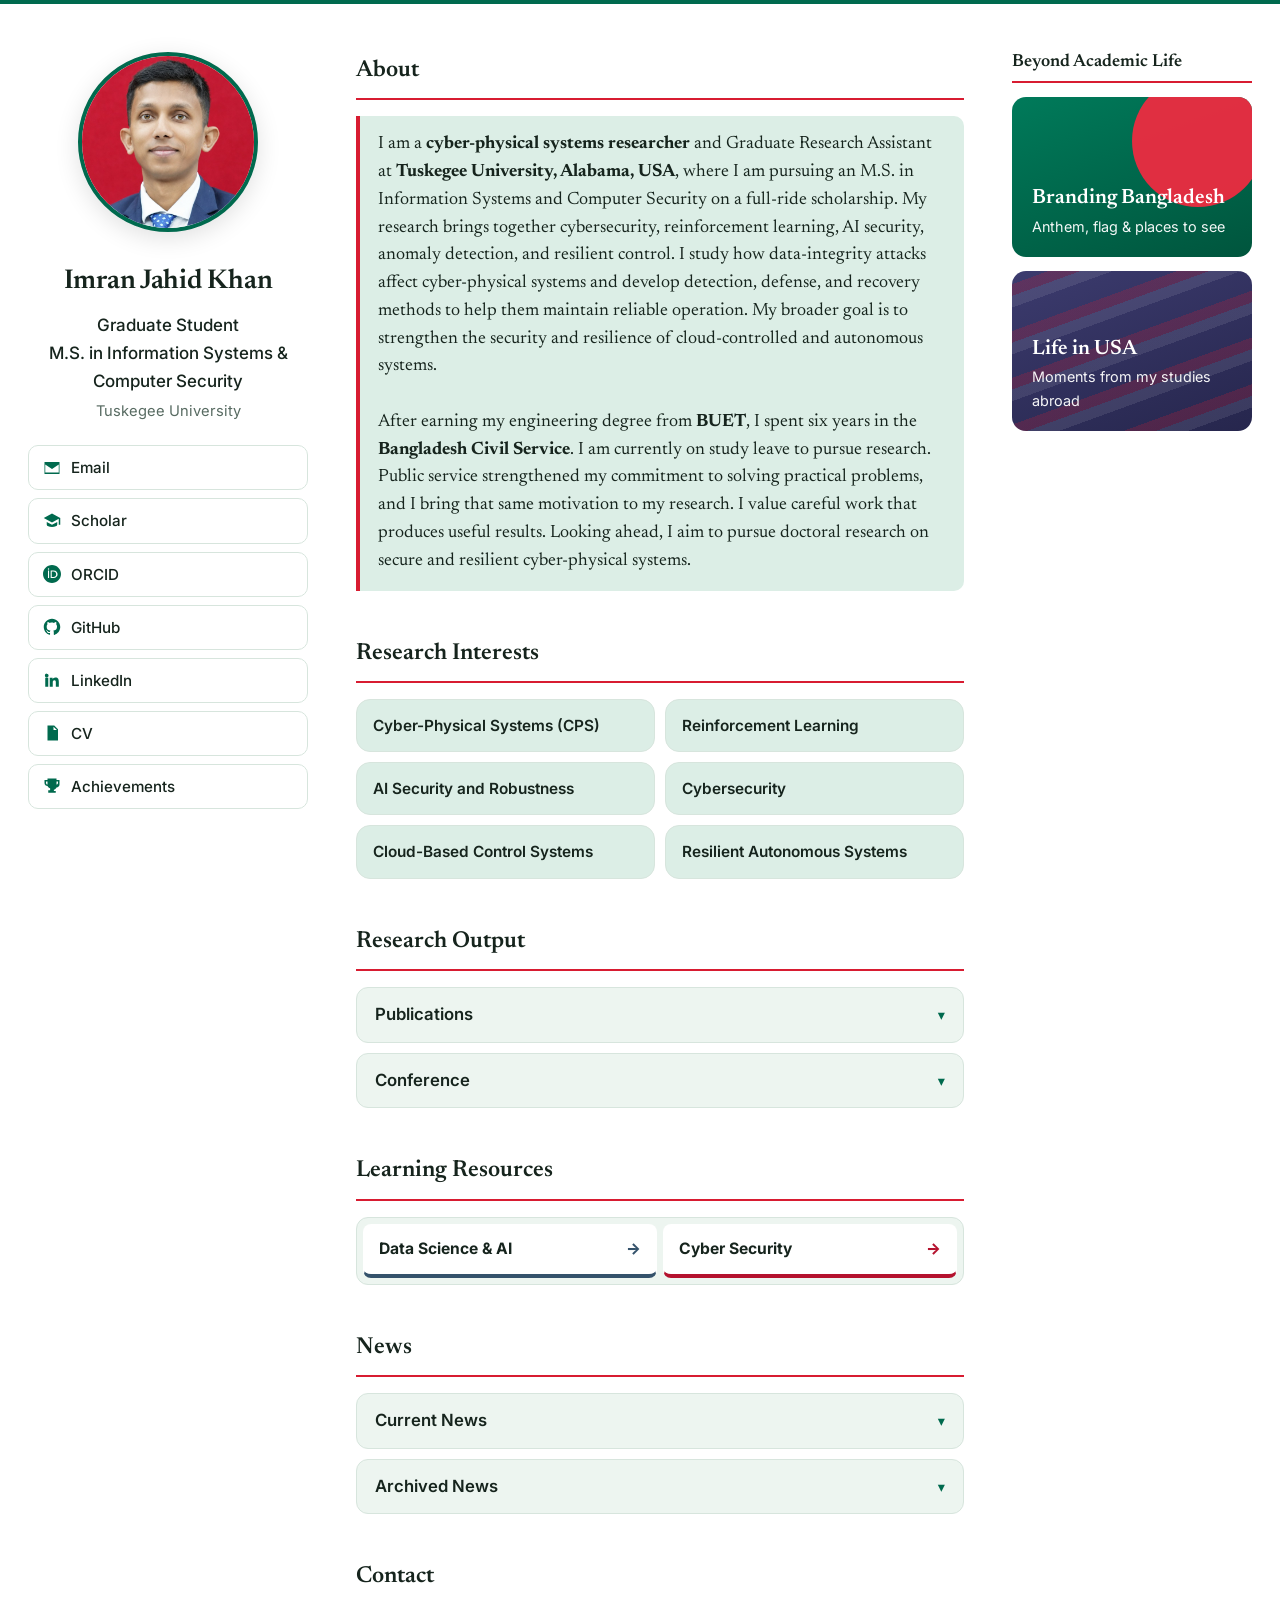
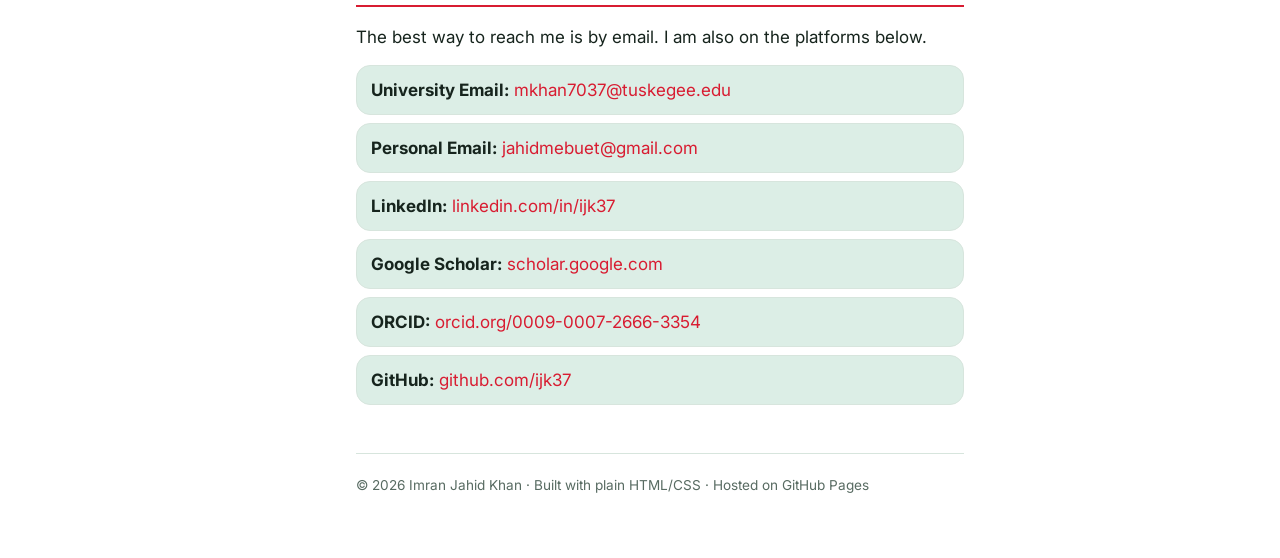
<file: index.html>
<!DOCTYPE html>
<html lang="en">

<head>
  <meta charset="UTF-8" />
  <meta name="viewport" content="width=device-width, initial-scale=1.0" />
  <title>Imran Jahid Khan (IJK) | Cyber-Physical Systems Researcher</title>
  <meta name="description"
    content="Official website of Imran Jahid Khan (IJK), a cyber-physical systems researcher at Tuskegee University studying secure, resilient, and learning-enabled control systems." />
  <meta name="author" content="Imran Jahid Khan" />
  <meta name="robots" content="index, follow, max-image-preview:large" />
  <link rel="canonical" href="https://ijk37.com/" />

  <!-- Open Graph / social preview -->
  <meta property="og:title" content="Imran Jahid Khan (IJK) | Cyber-Physical Systems Researcher" />
  <meta property="og:description"
    content="Cyber-physical systems researcher at Tuskegee University working on secure, resilient, and learning-enabled control systems." />
  <meta property="og:type" content="website" />
  <meta property="og:url" content="https://ijk37.com/" />
  <meta property="og:site_name" content="Imran Jahid Khan" />
  <meta property="og:locale" content="en_US" />
  <meta property="og:image" content="https://ijk37.com/assets/profile.jpg" />
  <meta property="og:image:alt" content="Portrait of Imran Jahid Khan" />
  <meta name="twitter:card" content="summary" />
  <meta name="twitter:title" content="Imran Jahid Khan (IJK)" />
  <meta name="twitter:description" content="Cyber-physical systems researcher at Tuskegee University." />
  <meta name="twitter:image" content="https://ijk37.com/assets/profile.jpg" />

  <script type="application/ld+json">
    {
      "@context": "https://schema.org",
      "@graph": [
        {
          "@type": "WebSite",
          "@id": "https://ijk37.com/#website",
          "url": "https://ijk37.com/",
          "name": "Imran Jahid Khan",
          "alternateName": ["IJK", "ijk37"],
          "inLanguage": "en-US",
          "publisher": { "@id": "https://ijk37.com/#person" }
        },
        {
          "@type": "ProfilePage",
          "@id": "https://ijk37.com/#profile-page",
          "url": "https://ijk37.com/",
          "name": "Imran Jahid Khan (IJK) | Cyber-Physical Systems Researcher",
          "dateModified": "2026-09-27",
          "inLanguage": "en-US",
          "isPartOf": { "@id": "https://ijk37.com/#website" },
          "mainEntity": { "@id": "https://ijk37.com/#person" }
        },
        {
          "@type": "Person",
          "@id": "https://ijk37.com/#person",
          "name": "Imran Jahid Khan",
          "givenName": "Imran",
          "additionalName": "Jahid",
          "familyName": "Khan",
          "alternateName": ["Md Imran Jahid Khan", "IJK", "ijk37"],
          "url": "https://ijk37.com/",
          "mainEntityOfPage": { "@id": "https://ijk37.com/#profile-page" },
          "image": "https://ijk37.com/assets/profile.jpg",
          "jobTitle": "Cyber-Physical Systems Researcher",
          "affiliation": {
            "@type": "CollegeOrUniversity",
            "name": "Tuskegee University",
            "url": "https://www.tuskegee.edu/"
          },
          "alumniOf": {
            "@type": "CollegeOrUniversity",
            "name": "Bangladesh University of Engineering and Technology",
            "alternateName": "BUET"
          },
          "knowsAbout": [
            "Cybersecurity",
            "Artificial Intelligence",
            "Cyber-Physical Systems",
            "Reinforcement Learning",
            "AI Security",
            "Resilient Autonomous Systems"
          ],
          "sameAs": [
            "https://www.tuskegee.edu/academics/colleges-schools/cbis/GraduateStudentsMS.html",
            "https://scholar.google.com/citations?user=5VQULPEAAAAJ&hl=en",
            "https://orcid.org/0009-0007-2666-3354",
            "https://github.com/ijk37",
            "https://www.linkedin.com/in/ijk37/"
          ]
        }
      ]
    }
  </script>

  <link rel="icon" href="assets/favicon.svg?v=20260703b" type="image/svg+xml" />
  <link rel="preconnect" href="https://fonts.googleapis.com" />
  <link rel="preconnect" href="https://fonts.gstatic.com" crossorigin />
  <link
    href="https://fonts.googleapis.com/css2?family=Inter:wght@400;500;600;700&family=Newsreader:opsz,wght@6..72,400;6..72,500;6..72,600&display=swap"
    rel="stylesheet" />
  <link rel="stylesheet" href="assets/style.css" />
</head>

<body>
  <a class="skip-link" href="#main">Skip to content</a>

  <div class="layout">
    <!-- ===================== SIDEBAR ===================== -->
    <aside class="sidebar">
      <img class="avatar" src="assets/profile.jpg" alt="Photo of Imran Jahid Khan" width="300" height="300"
        decoding="async" />
      <h1 class="name">Imran Jahid Khan</h1>
      <p class="tagline">Graduate Student<br />M.S. in Information Systems &amp; Computer Security</p>
      <p class="affiliation">Tuskegee University</p>

      <nav class="links" aria-label="Profile links">
        <a href="mailto:mkhan7037@tuskegee.edu" title="Email">
          <svg viewBox="0 0 24 24" aria-hidden="true">
            <path d="M2 4h20v16H2V4zm10 7L3.5 5.5h17L12 11zm0 2.2L3 7.3V18h18V7.3l-9 5.9z" />
          </svg>
          Email
        </a>
        <a href="https://scholar.google.com/citations?user=5VQULPEAAAAJ&hl=en" title="Google Scholar"
          target="_blank" rel="noopener">
          <svg viewBox="0 0 24 24" aria-hidden="true">
            <path d="M12 2L1 8l11 6 9-4.9V17h2V8L12 2zM5 13.2V17c0 1.7 3.1 3 7 3s7-1.3 7-3v-3.8l-7 3.8-7-3.8z" />
          </svg>
          Scholar
        </a>
        <a href="https://orcid.org/0009-0007-2666-3354" title="ORCID" target="_blank" rel="noopener">
          <svg viewBox="0 0 24 24" aria-hidden="true">
            <path
              d="M12 0C5.372 0 0 5.372 0 12s5.372 12 12 12 12-5.372 12-12S18.628 0 12 0zM7.369 4.378c.525 0 .947.431.947.947 0 .525-.422.947-.947.947-.525 0-.946-.422-.946-.947 0-.516.421-.947.946-.947zm-.722 3.038h1.444v10.041H6.647V7.416zm3.562 0h3.9c3.712 0 5.344 2.653 5.344 5.025 0 2.578-2.016 5.025-5.325 5.025h-3.919V7.416zm1.444 1.303v7.444h2.297c2.359 0 3.588-1.444 3.588-3.722 0-2.016-1.284-3.722-3.588-3.722h-2.297z" />
          </svg>
          ORCID
        </a>
        <a href="https://github.com/ijk37" title="GitHub">
          <svg viewBox="0 0 24 24" aria-hidden="true">
            <path
              d="M12 1C5.9 1 1 5.9 1 12c0 4.9 3.2 9 7.6 10.4.6.1.8-.2.8-.5v-2c-3.1.7-3.8-1.3-3.8-1.3-.5-1.3-1.3-1.6-1.3-1.6-1-.7.1-.7.1-.7 1.1.1 1.7 1.1 1.7 1.1 1 1.7 2.6 1.2 3.2.9.1-.7.4-1.2.7-1.5-2.5-.3-5.1-1.2-5.1-5.5 0-1.2.4-2.2 1.1-3-.1-.3-.5-1.4.1-2.9 0 0 .9-.3 3 1.1.9-.2 1.8-.4 2.7-.4.9 0 1.8.1 2.7.4 2.1-1.4 3-1.1 3-1.1.6 1.5.2 2.6.1 2.9.7.8 1.1 1.8 1.1 3 0 4.3-2.6 5.2-5.1 5.5.4.3.8 1 .8 2.1v3.1c0 .3.2.6.8.5C19.8 21 23 16.9 23 12 23 5.9 18.1 1 12 1z" />
          </svg>
          GitHub
        </a>
        <a href="https://www.linkedin.com/in/ijk37/" title="LinkedIn" target="_blank" rel="noopener">
          <svg viewBox="0 0 24 24" aria-hidden="true">
            <path
              d="M4.98 3.5a2.5 2.5 0 11-.02 5 2.5 2.5 0 01.02-5zM3 9h4v12H3V9zm6 0h3.8v1.7h.1c.5-.9 1.8-1.9 3.6-1.9 3.9 0 4.6 2.5 4.6 5.8V21h-4v-5.6c0-1.3 0-3-1.9-3s-2.2 1.4-2.2 2.9V21H9V9z" />
          </svg>
          LinkedIn
        </a>
        <a href="assets/IJK_CV_site.pdf" title="Curriculum Vitae" target="_blank" rel="noopener">
          <svg viewBox="0 0 24 24" aria-hidden="true">
            <path d="M6 2h9l5 5v15H6V2zm8 1.5V8h4.5L14 3.5zM8 12h8v1.5H8V12zm0 3h8v1.5H8V15zm0 3h5v1.5H8V18z" />
          </svg>
          CV
        </a>
        <a href="achievements.html" title="Achievements" target="_blank" rel="noopener">
          <svg viewBox="0 0 24 24" aria-hidden="true">
            <path d="M18 2H6v2H2v4c0 2.2 1.8 4 4 4 .7 1.5 2 2.6 3.5 3v2.5H7V21h10v-2.5h-2.5V17c1.5-.4 2.8-1.5 3.5-3 2.2 0 4-1.8 4-4V4h-4V2zM6 10c-1.1 0-2-.9-2-2V6h2v4zm14-2c0 1.1-.9 2-2 2V6h2v2z" />
          </svg>
          Achievements
        </a>
      </nav>
    </aside>

    <!-- ===================== MAIN ===================== -->
    <main id="main" class="content">
      <section id="about">
        <h2>About</h2>
        <div class="research-summary">
        <p>
          I am a <strong>cyber-physical systems researcher</strong> and Graduate Research Assistant at
          <strong>Tuskegee University, Alabama, USA</strong>, where I am pursuing an M.S. in Information Systems and
          Computer Security on a full-ride scholarship. My research brings together cybersecurity, reinforcement
          learning, AI security, anomaly detection, and resilient control. I study how data-integrity attacks affect
          cyber-physical systems and develop detection, defense, and recovery methods to help them maintain reliable
          operation. My broader goal is to strengthen the security and resilience of cloud-controlled and autonomous
          systems.
        </p>
        <p>
          After earning my engineering degree from <strong>BUET</strong>, I spent six years in the
          <strong>Bangladesh Civil Service</strong>. I am currently on study leave to pursue research. Public service
          strengthened my commitment to solving practical problems, and I bring that same motivation to my research.
          I value careful work that produces useful results. Looking ahead, I aim to pursue doctoral research on
          secure and resilient cyber-physical systems.
        </p>
        </div>
      </section>

      <section id="research">
        <h2>Research Interests</h2>
        <ul class="interests">
          <li><span>Cyber-Physical Systems (CPS)</span></li>
          <li><span>Reinforcement Learning</span></li>
          <li><span>AI Security and Robustness</span></li>
          <li><span>Cybersecurity</span></li>
          <li><span>Cloud-Based Control Systems</span></li>
          <li><span>Resilient Autonomous Systems</span></li>
        </ul>
      </section>

      <section id="publications">
        <h2>Research Output</h2>
        <details class="accordion">
          <summary>Publications</summary>
          <div class="accordion-body">
          <h3 class="pub-group">Peer-Reviewed &amp; Published</h3>
        <ol class="pubs">
          <li>
            <span class="pub-title">Detection of Integrity Attacks in Cloud-Based Cyber-Physical Systems (CBCPS)
              Using Long Short-Term Memory (LSTM) Models</span>
            <span class="pub-authors">Mohammad Arafatur Rahman, <strong>Imran Jahid Khan</strong>, Fan Wu</span>
            <span class="pub-venue">Proceedings of the 2026 9th International Conference on Information and Computer
              Technologies (ICICT), pp. 533&ndash;538, 2026 · <a href="https://doi.org/10.1145/3803291.3803303"
                target="_blank" rel="noopener">doi:10.1145/3803291.3803303</a> · <span
                class="pub-status accepted">Published</span></span>
          </li>
          <li>
            <span class="pub-title">Resilience Analysis of Cloud-Controlled Cyber-Physical Systems Using a
              Reinforcement Learning CartPole Testbed</span>
            <span class="pub-authors"><strong>Imran Jahid Khan</strong>, Maliha Hossain, Mohammad Arafatur Rahman, Fan
              Wu</span>
            <span class="pub-venue">Proceedings of the 2026 IEEE World AI IoT Congress (AIIoT), pp. 773&ndash;779,
              2026 · <a href="https://doi.org/10.1109/AIIoT68874.2026.11569586" target="_blank"
                rel="noopener">doi:10.1109/AIIoT68874.2026.11569586</a> · <span
                class="pub-status accepted">Published</span></span>
          </li>
          <li>
            <span class="pub-title">Blockchain-Anchored Detection and Recovery for Resilient Reinforcement
              Learning-Based Cyber-Physical Systems</span>
            <span class="pub-authors"><strong>Imran Jahid Khan</strong>, Maliha Hossain, Mohammad Arafatur Rahman, Fan
              Wu</span>
            <span class="pub-venue">Proceedings of the 7th Annual National HBCU Blockchain, FinTech, and AI Conference,
              National FinTech Center, Morgan State University, pp. 1&ndash;15, 2026 · <a
                href="https://doi.org/10.68414/OMVN2247" target="_blank" rel="noopener">doi:10.68414/OMVN2247</a> ·
              <span class="pub-status accepted">Published · Best Paper Award</span></span>
          </li>
          <li>
            <span class="pub-title">Camera-Assisted Recovery from False Data Injection Attacks in Cloud-Based
              Cyber-Physical Systems Using a CartPole Simulation</span>
            <span class="pub-authors">Mohammad Arafatur Rahman, <strong>Imran Jahid Khan</strong>, Maliha Hossain, Fan
              Wu</span>
            <span class="pub-venue">Journal of Computer and Communications (JCC), vol. 14, no. 11, pp. 240&ndash;263, Nov 2026 · <a
                href="https://doi.org/10.4236/jcc.2026.1411011" target="_blank" rel="noopener">doi:10.4236/jcc.2026.1411011</a> · <span
                class="pub-status accepted">Published</span></span>
          </li>
          <li>
            <span class="pub-title">Robustness Analysis of Classical and Hybrid Quantum&ndash;Classical Models for
              Breast Cancer Histopathological Image Classification under Gaussian Noise and Blur</span>
            <span class="pub-authors">Mohammad Arafatur Rahman, Maliha Hossain, Taieba Tasnim, <strong>Imran Jahid
                Khan</strong>, Fan Wu</span>
            <span class="pub-venue">Journal of Computer and Communications (JCC), vol. 14, no. 11, pp. 264&ndash;286, Nov 2026 · <a
                href="https://doi.org/10.4236/jcc.2026.1411012" target="_blank" rel="noopener">doi:10.4236/jcc.2026.1411012</a> · <span
                class="pub-status accepted">Published</span></span>
          </li>
        </ol>

        <h3 class="pub-group">Accepted</h3>
        <ol class="pubs">
          <li>
            <span class="pub-title">Reconstruction-Assisted Resilient Reinforcement Learning for the Artificial
              Pancreas under CGM Sensor Attacks</span>
            <span class="pub-authors"><strong>Imran Jahid Khan</strong>, Suriya Tahmim, Maliha Hossain, Mohammad
              Arafatur Rahman, Fan Wu</span>
            <span class="pub-venue">ISTHS Workshop, IEEE HealthCom, 2026 · <span
                class="pub-status accepted">Accepted; camera-ready submitted</span></span>
          </li>
          <li>
            <span class="pub-title">Evaluating Classical and Quantum Reinforcement Learning Controllers under
              Meal-Information Uncertainty in Artificial Pancreas Systems</span>
            <span class="pub-authors">Maliha Hossain, <strong>Imran Jahid Khan</strong>, Mohammad Arafatur Rahman, Fan
              Wu</span>
            <span class="pub-venue">ISTHS Workshop, IEEE HealthCom, 2026 · <span
                class="pub-status accepted">Accepted; camera-ready submitted</span></span>
          </li>
          <li>
            <span class="pub-title">An Auditable Evidence-Ranking Framework for AI-Assisted NMR Metabolomics in Breast
              Cancer Research</span>
            <span class="pub-authors">Suriya Tahmim, <strong>Imran Jahid Khan</strong>, Willard E. Collier</span>
            <span class="pub-venue">ISTHS Workshop, IEEE HealthCom, 2026 · <span
                class="pub-status accepted">Accepted; camera-ready submitted</span></span>
          </li>
          <li>
            <span class="pub-title">Reconstruction-Assisted DQN for Resilient Cloud-Controlled Cyber-Physical Systems
              against Data Integrity Attacks</span>
            <span class="pub-authors"><strong>Imran Jahid Khan</strong>, Maliha Hossain, Mohammad Arafatur Rahman, Fan
              Wu</span>
            <span class="pub-venue">2nd Special Session on Cybersecurity and Telecommunication in the Era of AI, 2026
              IEEE International Conference on Big Data (BigData) · <span class="pub-status accepted">Accepted; camera-ready
                submitted; to be presented virtually</span></span>
          </li>
          <li>
            <span class="pub-title">Evaluating DQN-Based Reinforcement Learning Robustness to Gaussian Sensor Noise in
              Cyber-Physical Systems: Training, Reconstruction, and Reward Design</span>
            <span class="pub-authors">Mohammad Arafatur Rahman, <strong>Imran Jahid Khan</strong>, Maliha Hossain, Fan
              Wu</span>
            <span class="pub-venue">International Journal of Advanced Computer Science and Applications (IJACSA), 2026
              · <span class="pub-status accepted">Accepted</span></span>
          </li>
        </ol>

        <h3 class="pub-group">Submitted &mdash; Under Review</h3>
        <ol class="pubs">
          <li>
            <span class="pub-title">Evaluating Learning Efficiency and Computational Trade-Offs in Classical and Quantum
              Reinforcement Learning Using a CartPole Testbed</span>
            <span class="pub-authors">Maliha Hossain, <strong>Imran Jahid Khan</strong>, Mohammad Arafatur Rahman, Fan
              Wu</span>
            <span class="pub-venue">Q-STRIDE 2026 Workshop, IEEE International Conference on Big Data (BigData) · <span
                class="pub-status">Under review</span></span>
          </li>
        </ol>
          </div>
        </details>
        <details class="accordion">
          <summary>Conference</summary>
          <div class="accordion-body">
          <ul class="awards">
          <li>
            <span class="award-title">Oral — Blockchain-Anchored Detection and Recovery for Resilient Reinforcement
              Learning-Based Cyber-Physical Systems</span>
            <span class="award-org">7th Annual National HBCU Blockchain, FinTech, and AI Conference, Morgan State
              University · Nashville, TN · Nov 2026 · <span class="award-status accepted">Best Paper
                Award</span></span>
          </li>
          <li>
            <span class="award-title">Oral — Reconstruction-Assisted Resilient Reinforcement Learning for the
              Artificial Pancreas under CGM Sensor Attacks</span>
            <span class="award-org">ISTHS Workshop, IEEE HealthCom 2026 · Oct 2026</span>
          </li>
          <li>
            <span class="award-title">Oral — Evaluating Classical and Quantum Reinforcement Learning Controllers under
              Meal-Information Uncertainty in Artificial Pancreas Systems</span>
            <span class="award-org">ISTHS Workshop, IEEE HealthCom 2026 · Oct 2026</span>
          </li>
          <li>
            <span class="award-title">Poster — Evaluating Q-Learning Rewards in Noisy Cloud-Based Cyber-Physical
              Systems</span>
            <span class="award-org">AWS-MLU AI/ML Fall Teaching and Research Symposium &amp; Student Poster
              Session · 2025</span>
          </li>
          </ul>
          </div>
        </details>
      </section>

      <section id="resources">
        <h2>Learning Resources</h2>
        <ul class="resource-tabs" aria-label="Learning resource categories">
          <li><a style="--resource-accent: #34526b;" href="data-science-ai/">Data Science &amp; AI</a></li>
          <li><a style="--resource-accent: #b4122e;" href="cyber-security/">Cyber Security</a></li>
        </ul>
      </section>

      <section id="news">
        <h2>News</h2>
        <details class="accordion">
          <summary>Current News</summary>
          <div class="accordion-body">
          <ul class="news">
            <li><time>Nov 2026</time> Two journal papers published in the Journal of Computer and Communications
              (JCC), Vol. 14, No. 11 (November 2026): "Camera-Assisted Recovery from False Data Injection Attacks in
              Cloud-Based Cyber-Physical Systems Using a CartPole Simulation" and "Robustness Analysis of Classical
              and Hybrid Quantum&ndash;Classical Models for Breast Cancer Histopathological Image Classification under
              Gaussian Noise and Blur" (<a href="https://doi.org/10.4236/jcc.2026.1411011" target="_blank"
              rel="noopener">doi:10.4236/jcc.2026.1411011</a>; <a href="https://doi.org/10.4236/jcc.2026.1411012"
              target="_blank" rel="noopener">doi:10.4236/jcc.2026.1411012</a>).</li>
            <li><time>Nov 2026</time> Submitted the camera-ready version of "Reconstruction-Assisted DQN for Resilient
              Cloud-Controlled Cyber-Physical Systems against Data Integrity Attacks" for IEEE BigData 2026; the paper
              will be presented virtually in December.</li>
            <li><time>Nov 2026</time> Journal paper "Evaluating DQN-Based Reinforcement Learning Robustness to Gaussian
              Sensor Noise in Cyber-Physical Systems: Training, Reconstruction, and Reward Design" accepted for
              publication in the International Journal of Advanced Computer Science and Applications (IJACSA).</li>
            <li><time>Nov 2026</time> Presented "Blockchain-Anchored Detection and Recovery for Resilient Reinforcement
              Learning-Based Cyber-Physical Systems" at the 7th Annual National HBCU Blockchain, FinTech, and AI
              Conference (National FinTech Center, Morgan State University), November 8&ndash;10, in Nashville,
              Tennessee, where it received the <strong>Best Paper Award</strong>. The paper is published in the
              conference proceedings (<a href="https://doi.org/10.68414/OMVN2247" target="_blank"
                rel="noopener">doi:10.68414/OMVN2247</a>).</li>
            <li><time>Nov 2026</time> Named an Eminent Scholar for the 2025&ndash;26 academic year at Tuskegee
              University; to receive the Eminent Scholar and Honor Roll certificates at the Annual Scholarship
              Convocation on November 13, 2026.</li>
            <li><time>Nov 2026</time> Two papers accepted for publication in the Journal of Computer and
              Communications (JCC): "Camera-Assisted Recovery from False Data Injection Attacks in Cloud-Based
              Cyber-Physical Systems Using a CartPole Simulation" and "Robustness Analysis of Classical and Hybrid
              Quantum&ndash;Classical Models for Breast Cancer Histopathological Image Classification under Gaussian
              Noise and Blur."</li>
            <li><time>Oct 2026</time> Two journal manuscripts submitted to the Journal of Computer and Communications
              (JCC): "Camera-Assisted Recovery from False Data Injection Attacks in Cloud-Based Cyber-Physical Systems
              Using a CartPole Simulation" and "Robustness Analysis of Classical and Hybrid Quantum&ndash;Classical
              Models for Breast Cancer Histopathological Image Classification under Gaussian Noise and Blur."</li>
            <li><time>Oct 2026</time> Journal manuscript "Evaluating DQN-Based Reinforcement Learning Robustness to
              Gaussian Sensor Noise in Cyber-Physical Systems: Training, Reconstruction, and Reward Design" submitted
              to the International Journal of Advanced Computer Science and Applications (IJACSA).</li>
            <li><time>Oct 2026</time> Paper "Reconstruction-Assisted DQN for Resilient Cloud-Controlled Cyber-Physical
              Systems against Data Integrity Attacks" accepted at the 2nd Special Session on Cybersecurity and
              Telecommunication in the Era of AI, IEEE BigData 2026.</li>
            <li><time>Oct 2026</time> Presented two papers at the ISTHS Workshop at IEEE HealthCom 2026:
              "Reconstruction-Assisted Resilient Reinforcement Learning for the Artificial Pancreas under CGM Sensor
              Attacks" and "Evaluating Classical and Quantum Reinforcement Learning Controllers under Meal-Information
              Uncertainty in Artificial Pancreas Systems."</li>
            <li><time>Sep 2026</time> All three submitted papers were accepted by the ISTHS Workshop at IEEE HealthCom
              2026, and their camera-ready versions were submitted.</li>
            <li><time>Sep 2026</time> Submitted the paper "Reconstruction-Assisted DQN for Resilient Cloud-Controlled
              Cyber-Physical Systems against Data Integrity Attacks" to the 2nd Special Session on Cybersecurity and
              Telecommunication in the Era of AI at IEEE BigData 2026.</li>
            <li><time>Aug 2026</time> Submitted the paper "Evaluating Learning Efficiency and Computational Trade-Offs
              in Classical and Quantum Reinforcement Learning Using a CartPole Testbed" (second author) to IEEE BigData
              2026.</li>
            <li><time>2026</time> Paper "Blockchain-Anchored Detection and Recovery for Resilient Reinforcement
              Learning-Based Cyber-Physical Systems" accepted at the 7th Annual National HBCU Blockchain, FinTech, and
              AI Conference (Morgan State University); camera-ready submitted.</li>
            <li><time>2026</time> Paper "Resilience Analysis of Cloud-Controlled Cyber-Physical Systems Using a
              Reinforcement Learning CartPole Testbed" published in the AIIoT Conference proceedings.</li>
            <li><time>2026</time> Paper "Resilience Analysis of Cloud-Controlled Cyber-Physical Systems Using a
              Reinforcement Learning CartPole Testbed" presented by Dr. Mohammad Arafatur Rahman at the AIIoT
              Conference in Seattle, WA.</li>
            <li><time>2026</time> Completed the second semester at Tuskegee University with a perfect 4.00/4.00 GPA.
            </li>
            <li><time>2026</time> Paper published at the 9th International Conference on Information and Computer
              Technologies (ICICT).</li>
            <li><time>2026</time> Paper accepted for presentation at the AIIoT Conference.</li>
          </ul>
          </div>
        </details>
        <details class="accordion">
          <summary>Archived News</summary>
          <div class="accordion-body">
          <ul class="news">
            <li><time>2025</time> Completed the first semester at Tuskegee University with a perfect 4.00/4.00 GPA.
            </li>
            <li><time>2025</time> Presented the research poster "Evaluating Q-Learning Rewards in Noisy
              Cloud-Based Cyber-Physical Systems" at the AWS-MLU AI/ML Fall Teaching and Research Symposium.</li>
            <li><time>2025</time> Joined Tuskegee University as a Graduate Teaching Assistant, working with Dr. K.</li>
            <li><time>2025</time> Joined Tuskegee University as a Graduate Research Assistant, under the supervision
              of Dr. Mohammad Arafatur Rahman.</li>
            <li><time>2025</time> Began M.S. studies in Information Systems and Computer Security at Tuskegee
              University.</li>
            <li><time>2025</time> Awarded a full scholarship for M.S. studies at Tuskegee University.</li>
            <li><time>2025</time> Selected for the Japan Human Resources Development Scholarship (JDS).</li>
            <li><time>2025</time> Awarded a full scholarship at Williams College (M.A. in Policy Economics).</li>
            <li><time>2024</time> Appointed Deputy Director (Senior Assistant Secretary), Export Promotion Bureau,
              Ministry of Commerce.</li>
            <li><time>2024</time> Awarded the Prime Minister's Fellowship (Government of Bangladesh).</li>
            <li><time>2024</time> Awarded a scholarship under the "Capacity Building of BCS Administration Academy"
              Project (Government of Bangladesh).</li>
            <li><time>2022</time> Posted as Assistant Commissioner (Land) &amp; Executive Magistrate, Ministry of
              Land.</li>
            <li><time>2019</time> Joined the Bangladesh Civil Service as Assistant Commissioner &amp; Executive
              Magistrate, Ministry of Public Administration.</li>
          </ul>
          </div>
        </details>
      </section>

      <section id="contact">
        <h2>Contact</h2>
        <p>
          The best way to reach me is by email. I am also on the platforms below.
        </p>
        <ul class="contact-list">
          <li><strong>University Email:</strong> <a href="mailto:mkhan7037@tuskegee.edu">mkhan7037@tuskegee.edu</a></li>
          <li><strong>Personal Email:</strong> <a href="mailto:jahidmebuet@gmail.com">jahidmebuet@gmail.com</a></li>
          <li><strong>LinkedIn:</strong> <a href="https://www.linkedin.com/in/ijk37/" target="_blank"
              rel="noopener">linkedin.com/in/ijk37</a></li>
          <li><strong>Google Scholar:</strong> <a href="https://scholar.google.com/citations?user=5VQULPEAAAAJ&hl=en"
              target="_blank" rel="noopener">scholar.google.com</a></li>
          <li><strong>ORCID:</strong> <a href="https://orcid.org/0009-0007-2666-3354" target="_blank"
              rel="noopener">orcid.org/0009-0007-2666-3354</a></li>
          <li><strong>GitHub:</strong> <a href="https://github.com/ijk37" target="_blank"
              rel="noopener">github.com/ijk37</a></li>
        </ul>
      </section>

      <footer class="site-footer">
        <p>&copy; <span id="year"></span> Imran Jahid Khan · Built with plain HTML/CSS · Hosted on GitHub Pages</p>
      </footer>
    </main>

    <!-- ===================== RIGHT RAIL ===================== -->
    <aside class="rail" aria-label="Beyond Academic Life">
      <h2 class="rail-title">Beyond Academic Life</h2>
      <a class="feature-card bd-card" href="branding-bangladesh.html">
        <span class="fc-title">Branding Bangladesh</span>
        <span class="fc-sub">Anthem, flag &amp; places to see</span>
      </a>
      <a class="feature-card usa-card" href="life-at-usa.html">
        <span class="fc-title">Life in USA</span>
        <span class="fc-sub">Moments from my studies abroad</span>
      </a>
    </aside>
  </div>

  <script>
    document.getElementById('year').textContent = new Date().getFullYear();
  </script>
</body>

</html>
</file>
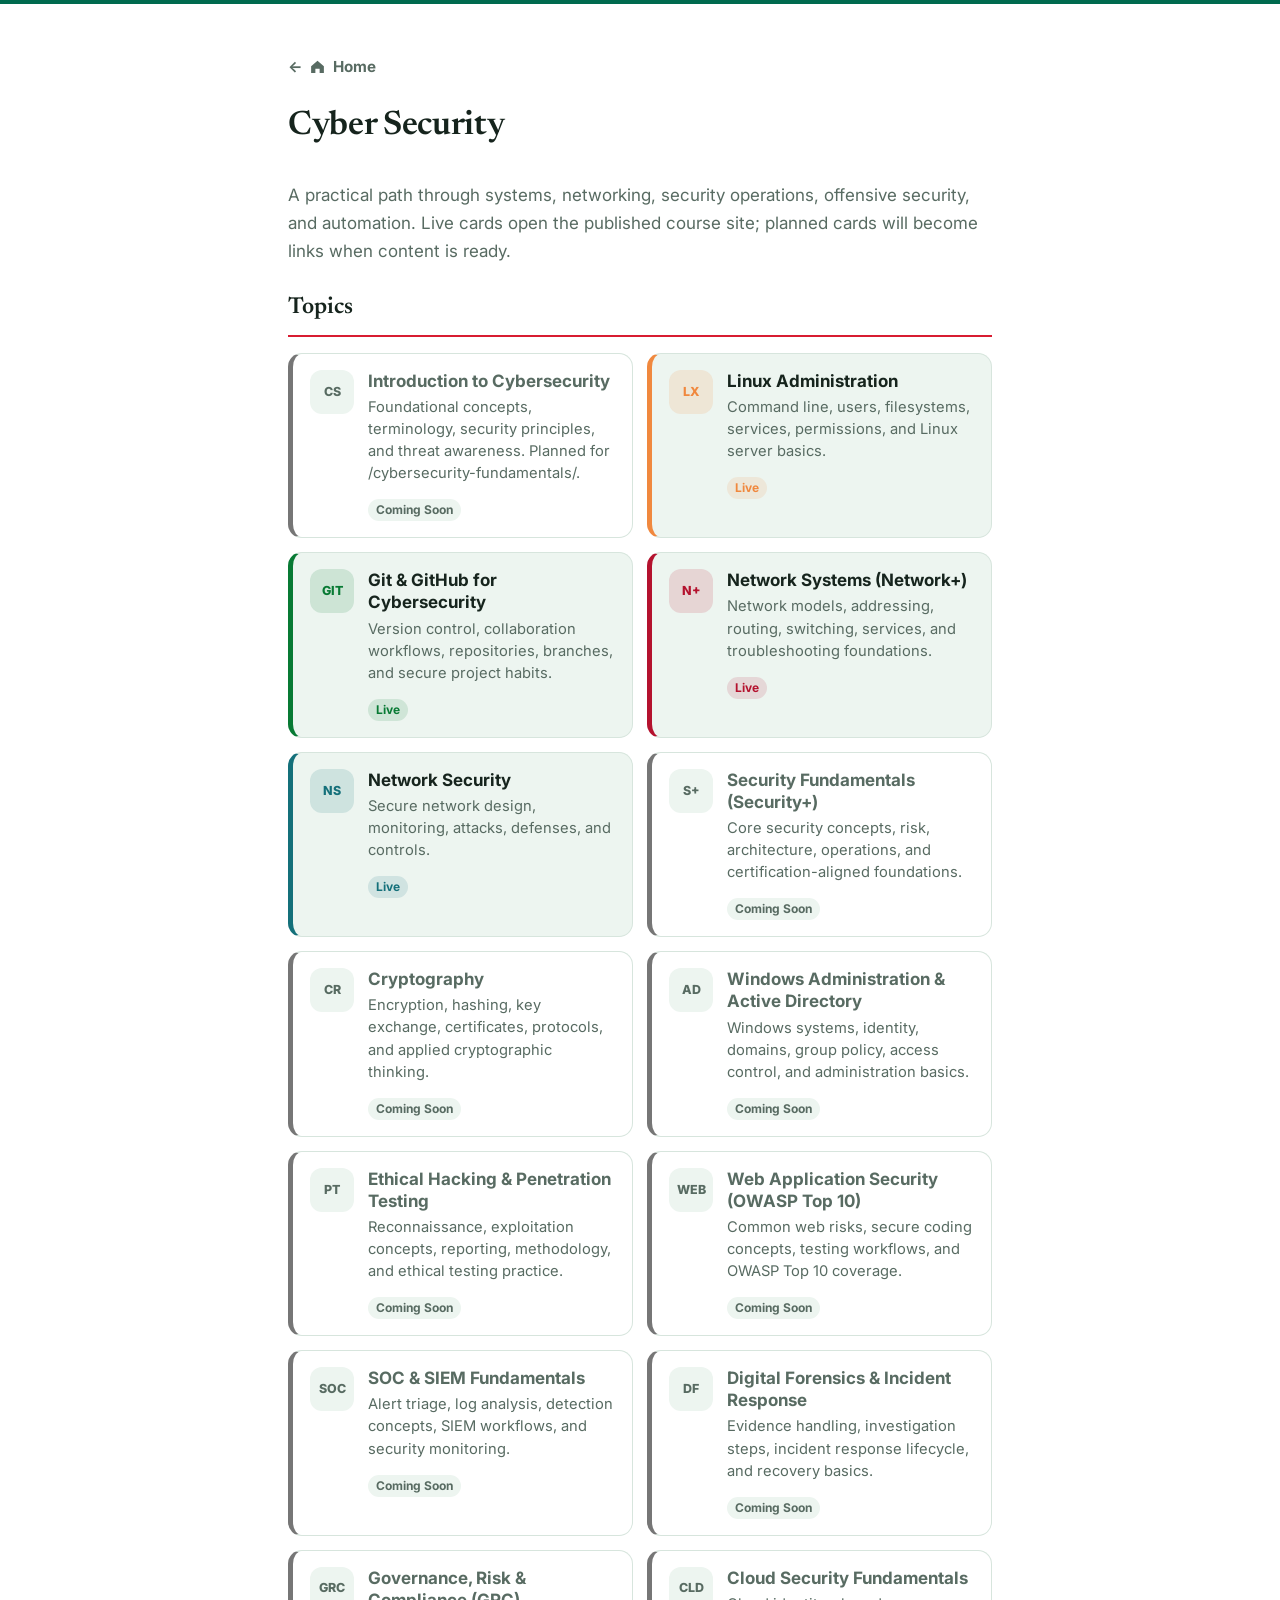
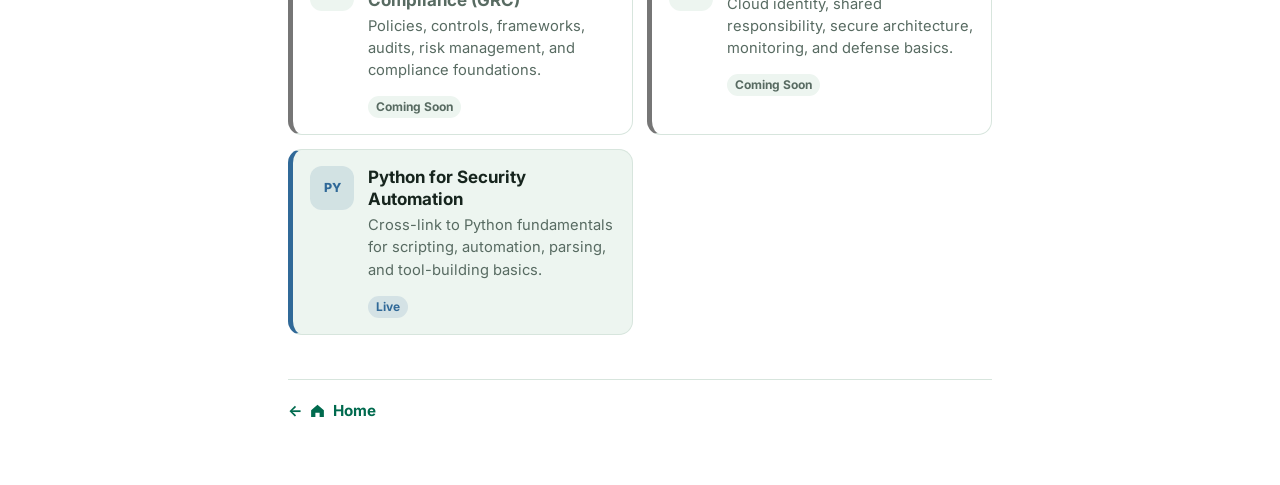
<file: cyber-security/index.html>
<!DOCTYPE html>
<html lang="en">

<head>
  <meta charset="UTF-8" />
  <meta name="viewport" content="width=device-width, initial-scale=1.0" />
  <title>Cybersecurity Learning Resources | Imran Jahid Khan (IJK)</title>
  <meta name="description" content="Cybersecurity learning resources curated by Imran Jahid Khan (IJK), covering networking, Linux, security operations, cloud security, and automation." />
  <meta name="author" content="Imran Jahid Khan" />
  <meta name="robots" content="index, follow, max-image-preview:large" />
  <link rel="canonical" href="https://ijk37.com/cyber-security/" />
  <meta property="og:title" content="Cybersecurity Learning Resources | Imran Jahid Khan" />
  <meta property="og:description" content="A practical cybersecurity learning path curated by Imran Jahid Khan (IJK)." />
  <meta property="og:type" content="website" />
  <meta property="og:url" content="https://ijk37.com/cyber-security/" />
  <meta property="og:site_name" content="Imran Jahid Khan" />
  <meta property="og:image" content="https://ijk37.com/assets/profile.jpg" />
  <meta property="og:image:alt" content="Portrait of Imran Jahid Khan" />
  <link rel="icon" href="../assets/favicon.svg?v=20260703b" type="image/svg+xml" />
  <link rel="preconnect" href="https://fonts.googleapis.com" />
  <link rel="preconnect" href="https://fonts.gstatic.com" crossorigin />
  <link
    href="https://fonts.googleapis.com/css2?family=Inter:wght@400;500;600;700;800&family=Newsreader:opsz,wght@6..72,400;6..72,500;6..72,600&display=swap"
    rel="stylesheet" />
  <link rel="stylesheet" href="../assets/style.css" />
</head>

<body>
  <main class="subpage hub-page">
    <a class="back-link home-link" href="../">
      <span aria-hidden="true">&larr;</span>
      <svg viewBox="0 0 24 24" aria-hidden="true">
        <path d="M3 11.5 12 4l9 7.5V21h-6v-6H9v6H3v-9.5z" />
      </svg>
      <span>Home</span>
    </a>
    <h1 class="subpage-title">Cyber Security</h1>
    <p class="hub-intro">
      A practical path through systems, networking, security operations, offensive security, and automation. Live cards
      open the published course site; planned cards will become links when content is ready.
    </p>

    <section aria-labelledby="cyber-security-topics">
      <h2 id="cyber-security-topics">Topics</h2>
      <div class="topic-grid">
        <article class="topic-card is-disabled" style="--card-accent: #767676;" aria-disabled="true">
          <span class="topic-icon" aria-hidden="true">CS</span>
          <span>
            <span class="topic-title">Introduction to Cybersecurity</span>
            <span class="topic-blurb">Foundational concepts, terminology, security principles, and threat awareness. Planned for /cybersecurity-fundamentals/.</span>
            <span class="topic-status">Coming Soon</span>
          </span>
        </article>

        <a class="topic-card" style="--card-accent: #f0883e;" href="https://ijk37.com/linux-administration/">
          <span class="topic-icon" aria-hidden="true">LX</span>
          <span>
            <span class="topic-title">Linux Administration</span>
            <span class="topic-blurb">Command line, users, filesystems, services, permissions, and Linux server basics.</span>
            <span class="topic-status">Live</span>
          </span>
        </a>

        <a class="topic-card" style="--card-accent: #087a34;" href="https://ijk37.com/git-github/">
          <span class="topic-icon" aria-hidden="true">GIT</span>
          <span>
            <span class="topic-title">Git &amp; GitHub for Cybersecurity</span>
            <span class="topic-blurb">Version control, collaboration workflows, repositories, branches, and secure project habits.</span>
            <span class="topic-status">Live</span>
          </span>
        </a>

        <a class="topic-card" style="--card-accent: #b4122e;" href="https://ijk37.com/network-systems/">
          <span class="topic-icon" aria-hidden="true">N+</span>
          <span>
            <span class="topic-title">Network Systems (Network+)</span>
            <span class="topic-blurb">Network models, addressing, routing, switching, services, and troubleshooting foundations.</span>
            <span class="topic-status">Live</span>
          </span>
        </a>

        <a class="topic-card" style="--card-accent: #14707a;" href="https://ijk37.com/network-security/">
          <span class="topic-icon" aria-hidden="true">NS</span>
          <span>
            <span class="topic-title">Network Security</span>
            <span class="topic-blurb">Secure network design, monitoring, attacks, defenses, and controls.</span>
            <span class="topic-status">Live</span>
          </span>
        </a>

        <article class="topic-card is-disabled" style="--card-accent: #767676;" aria-disabled="true">
          <span class="topic-icon" aria-hidden="true">S+</span>
          <span>
            <span class="topic-title">Security Fundamentals (Security+)</span>
            <span class="topic-blurb">Core security concepts, risk, architecture, operations, and certification-aligned foundations.</span>
            <span class="topic-status">Coming Soon</span>
          </span>
        </article>

        <article class="topic-card is-disabled" style="--card-accent: #767676;" aria-disabled="true">
          <span class="topic-icon" aria-hidden="true">CR</span>
          <span>
            <span class="topic-title">Cryptography</span>
            <span class="topic-blurb">Encryption, hashing, key exchange, certificates, protocols, and applied cryptographic thinking.</span>
            <span class="topic-status">Coming Soon</span>
          </span>
        </article>

        <article class="topic-card is-disabled" style="--card-accent: #767676;" aria-disabled="true">
          <span class="topic-icon" aria-hidden="true">AD</span>
          <span>
            <span class="topic-title">Windows Administration &amp; Active Directory</span>
            <span class="topic-blurb">Windows systems, identity, domains, group policy, access control, and administration basics.</span>
            <span class="topic-status">Coming Soon</span>
          </span>
        </article>

        <article class="topic-card is-disabled" style="--card-accent: #767676;" aria-disabled="true">
          <span class="topic-icon" aria-hidden="true">PT</span>
          <span>
            <span class="topic-title">Ethical Hacking &amp; Penetration Testing</span>
            <span class="topic-blurb">Reconnaissance, exploitation concepts, reporting, methodology, and ethical testing practice.</span>
            <span class="topic-status">Coming Soon</span>
          </span>
        </article>

        <article class="topic-card is-disabled" style="--card-accent: #767676;" aria-disabled="true">
          <span class="topic-icon" aria-hidden="true">WEB</span>
          <span>
            <span class="topic-title">Web Application Security (OWASP Top 10)</span>
            <span class="topic-blurb">Common web risks, secure coding concepts, testing workflows, and OWASP Top 10 coverage.</span>
            <span class="topic-status">Coming Soon</span>
          </span>
        </article>

        <article class="topic-card is-disabled" style="--card-accent: #767676;" aria-disabled="true">
          <span class="topic-icon" aria-hidden="true">SOC</span>
          <span>
            <span class="topic-title">SOC &amp; SIEM Fundamentals</span>
            <span class="topic-blurb">Alert triage, log analysis, detection concepts, SIEM workflows, and security monitoring.</span>
            <span class="topic-status">Coming Soon</span>
          </span>
        </article>

        <article class="topic-card is-disabled" style="--card-accent: #767676;" aria-disabled="true">
          <span class="topic-icon" aria-hidden="true">DF</span>
          <span>
            <span class="topic-title">Digital Forensics &amp; Incident Response</span>
            <span class="topic-blurb">Evidence handling, investigation steps, incident response lifecycle, and recovery basics.</span>
            <span class="topic-status">Coming Soon</span>
          </span>
        </article>

        <article class="topic-card is-disabled" style="--card-accent: #767676;" aria-disabled="true">
          <span class="topic-icon" aria-hidden="true">GRC</span>
          <span>
            <span class="topic-title">Governance, Risk &amp; Compliance (GRC)</span>
            <span class="topic-blurb">Policies, controls, frameworks, audits, risk management, and compliance foundations.</span>
            <span class="topic-status">Coming Soon</span>
          </span>
        </article>

        <article class="topic-card is-disabled" style="--card-accent: #767676;" aria-disabled="true">
          <span class="topic-icon" aria-hidden="true">CLD</span>
          <span>
            <span class="topic-title">Cloud Security Fundamentals</span>
            <span class="topic-blurb">Cloud identity, shared responsibility, secure architecture, monitoring, and defense basics.</span>
            <span class="topic-status">Coming Soon</span>
          </span>
        </article>

        <a class="topic-card" style="--card-accent: #306998;" href="https://ijk37.com/python-fundamentals/">
          <span class="topic-icon" aria-hidden="true">PY</span>
          <span>
            <span class="topic-title">Python for Security Automation</span>
            <span class="topic-blurb">Cross-link to Python fundamentals for scripting, automation, parsing, and tool-building basics.</span>
            <span class="topic-status">Live</span>
          </span>
        </a>
      </div>
    </section>

    <p class="subpage-foot">
      <a class="home-link" href="../">
        <span aria-hidden="true">&larr;</span>
        <svg viewBox="0 0 24 24" aria-hidden="true">
          <path d="M3 11.5 12 4l9 7.5V21h-6v-6H9v6H3v-9.5z" />
        </svg>
        <span>Home</span>
      </a>
    </p>
  </main>
</body>

</html>
</file>
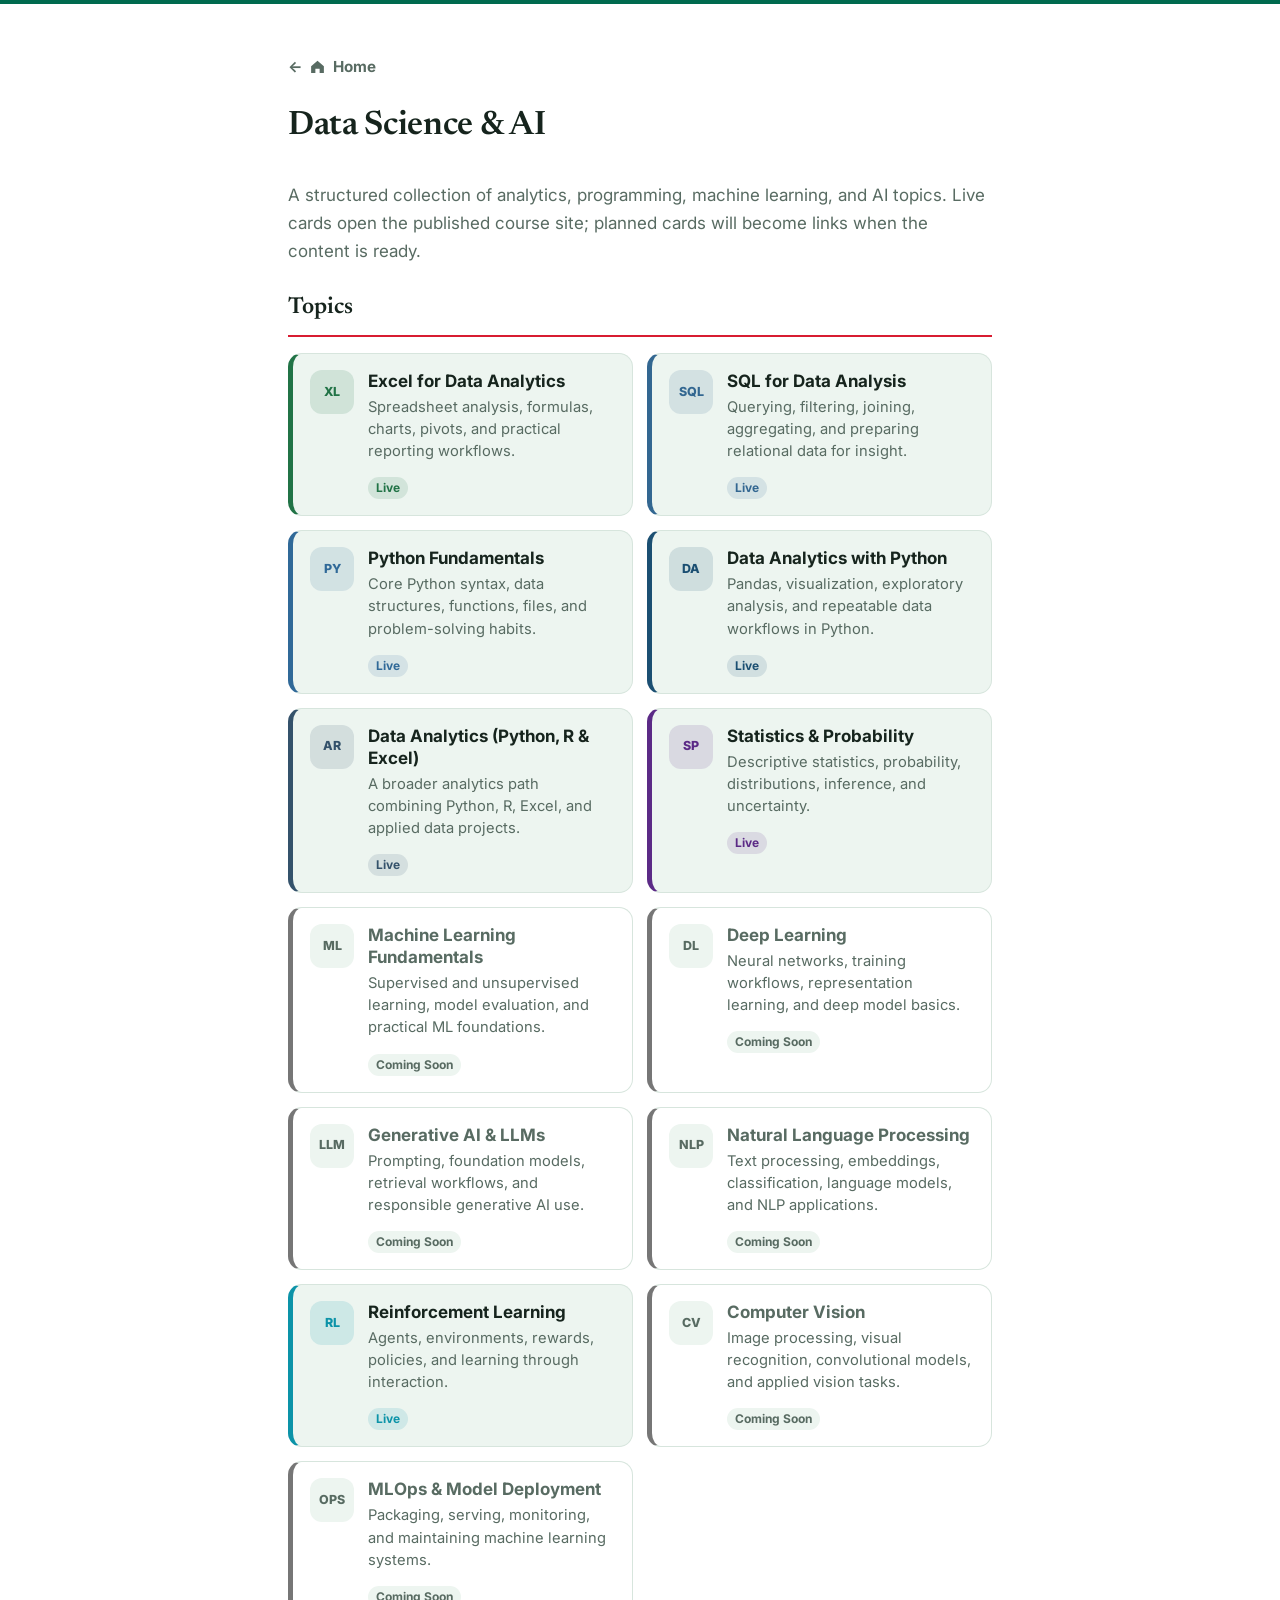
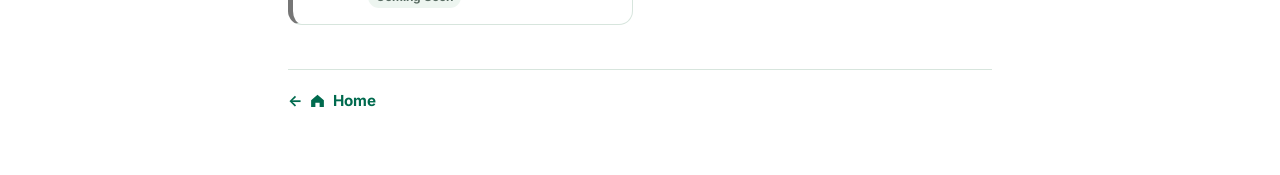
<file: data-science-ai/index.html>
<!DOCTYPE html>
<html lang="en">

<head>
  <meta charset="UTF-8" />
  <meta name="viewport" content="width=device-width, initial-scale=1.0" />
  <title>Data Science &amp; AI Resources | Imran Jahid Khan (IJK)</title>
  <meta name="description" content="Data science and AI learning resources curated by Imran Jahid Khan (IJK), covering Python, SQL, analytics, machine learning, and reinforcement learning." />
  <meta name="author" content="Imran Jahid Khan" />
  <meta name="robots" content="index, follow, max-image-preview:large" />
  <link rel="canonical" href="https://ijk37.com/data-science-ai/" />
  <meta property="og:title" content="Data Science &amp; AI Resources | Imran Jahid Khan" />
  <meta property="og:description" content="A structured data science and AI learning path curated by Imran Jahid Khan (IJK)." />
  <meta property="og:type" content="website" />
  <meta property="og:url" content="https://ijk37.com/data-science-ai/" />
  <meta property="og:site_name" content="Imran Jahid Khan" />
  <meta property="og:image" content="https://ijk37.com/assets/profile.jpg" />
  <meta property="og:image:alt" content="Portrait of Imran Jahid Khan" />
  <link rel="icon" href="../assets/favicon.svg?v=20260703b" type="image/svg+xml" />
  <link rel="preconnect" href="https://fonts.googleapis.com" />
  <link rel="preconnect" href="https://fonts.gstatic.com" crossorigin />
  <link
    href="https://fonts.googleapis.com/css2?family=Inter:wght@400;500;600;700;800&family=Newsreader:opsz,wght@6..72,400;6..72,500;6..72,600&display=swap"
    rel="stylesheet" />
  <link rel="stylesheet" href="../assets/style.css" />
</head>

<body>
  <main class="subpage hub-page">
    <a class="back-link home-link" href="../">
      <span aria-hidden="true">&larr;</span>
      <svg viewBox="0 0 24 24" aria-hidden="true">
        <path d="M3 11.5 12 4l9 7.5V21h-6v-6H9v6H3v-9.5z" />
      </svg>
      <span>Home</span>
    </a>
    <h1 class="subpage-title">Data Science &amp; AI</h1>
    <p class="hub-intro">
      A structured collection of analytics, programming, machine learning, and AI topics. Live cards open the published
      course site; planned cards will become links when the content is ready.
    </p>

    <section aria-labelledby="data-science-topics">
      <h2 id="data-science-topics">Topics</h2>
      <div class="topic-grid">
        <a class="topic-card" style="--card-accent: #217346;" href="https://ijk37.com/data-analytics-excel/">
          <span class="topic-icon" aria-hidden="true">XL</span>
          <span>
            <span class="topic-title">Excel for Data Analytics</span>
            <span class="topic-blurb">Spreadsheet analysis, formulas, charts, pivots, and practical reporting workflows.</span>
            <span class="topic-status">Live</span>
          </span>
        </a>

        <a class="topic-card" style="--card-accent: #336791;" href="https://ijk37.com/sql/">
          <span class="topic-icon" aria-hidden="true">SQL</span>
          <span>
            <span class="topic-title">SQL for Data Analysis</span>
            <span class="topic-blurb">Querying, filtering, joining, aggregating, and preparing relational data for insight.</span>
            <span class="topic-status">Live</span>
          </span>
        </a>

        <a class="topic-card" style="--card-accent: #306998;" href="https://ijk37.com/python-fundamentals/">
          <span class="topic-icon" aria-hidden="true">PY</span>
          <span>
            <span class="topic-title">Python Fundamentals</span>
            <span class="topic-blurb">Core Python syntax, data structures, functions, files, and problem-solving habits.</span>
            <span class="topic-status">Live</span>
          </span>
        </a>

        <a class="topic-card" style="--card-accent: #1B4F72;" href="https://ijk37.com/data-analytics-python/">
          <span class="topic-icon" aria-hidden="true">DA</span>
          <span>
            <span class="topic-title">Data Analytics with Python</span>
            <span class="topic-blurb">Pandas, visualization, exploratory analysis, and repeatable data workflows in Python.</span>
            <span class="topic-status">Live</span>
          </span>
        </a>

        <a class="topic-card" style="--card-accent: #34526b;" href="https://ijk37.com/data-analytics/">
          <span class="topic-icon" aria-hidden="true">AR</span>
          <span>
            <span class="topic-title">Data Analytics (Python, R &amp; Excel)</span>
            <span class="topic-blurb">A broader analytics path combining Python, R, Excel, and applied data projects.</span>
            <span class="topic-status">Live</span>
          </span>
        </a>

        <a class="topic-card" style="--card-accent: #5B2A86;" href="https://ijk37.com/statistics-probability/">
          <span class="topic-icon" aria-hidden="true">SP</span>
          <span>
            <span class="topic-title">Statistics &amp; Probability</span>
            <span class="topic-blurb">Descriptive statistics, probability, distributions, inference, and uncertainty.</span>
            <span class="topic-status">Live</span>
          </span>
        </a>

        <article class="topic-card is-disabled" style="--card-accent: #767676;" aria-disabled="true">
          <span class="topic-icon" aria-hidden="true">ML</span>
          <span>
            <span class="topic-title">Machine Learning Fundamentals</span>
            <span class="topic-blurb">Supervised and unsupervised learning, model evaluation, and practical ML foundations.</span>
            <span class="topic-status">Coming Soon</span>
          </span>
        </article>

        <article class="topic-card is-disabled" style="--card-accent: #767676;" aria-disabled="true">
          <span class="topic-icon" aria-hidden="true">DL</span>
          <span>
            <span class="topic-title">Deep Learning</span>
            <span class="topic-blurb">Neural networks, training workflows, representation learning, and deep model basics.</span>
            <span class="topic-status">Coming Soon</span>
          </span>
        </article>

        <article class="topic-card is-disabled" style="--card-accent: #767676;" aria-disabled="true">
          <span class="topic-icon" aria-hidden="true">LLM</span>
          <span>
            <span class="topic-title">Generative AI &amp; LLMs</span>
            <span class="topic-blurb">Prompting, foundation models, retrieval workflows, and responsible generative AI use.</span>
            <span class="topic-status">Coming Soon</span>
          </span>
        </article>

        <article class="topic-card is-disabled" style="--card-accent: #767676;" aria-disabled="true">
          <span class="topic-icon" aria-hidden="true">NLP</span>
          <span>
            <span class="topic-title">Natural Language Processing</span>
            <span class="topic-blurb">Text processing, embeddings, classification, language models, and NLP applications.</span>
            <span class="topic-status">Coming Soon</span>
          </span>
        </article>

        <a class="topic-card" style="--card-accent: #0c93a8;" href="https://ijk37.com/reinforcement-learning/">
          <span class="topic-icon" aria-hidden="true">RL</span>
          <span>
            <span class="topic-title">Reinforcement Learning</span>
            <span class="topic-blurb">Agents, environments, rewards, policies, and learning through interaction.</span>
            <span class="topic-status">Live</span>
          </span>
        </a>

        <article class="topic-card is-disabled" style="--card-accent: #767676;" aria-disabled="true">
          <span class="topic-icon" aria-hidden="true">CV</span>
          <span>
            <span class="topic-title">Computer Vision</span>
            <span class="topic-blurb">Image processing, visual recognition, convolutional models, and applied vision tasks.</span>
            <span class="topic-status">Coming Soon</span>
          </span>
        </article>

        <article class="topic-card is-disabled" style="--card-accent: #767676;" aria-disabled="true">
          <span class="topic-icon" aria-hidden="true">OPS</span>
          <span>
            <span class="topic-title">MLOps &amp; Model Deployment</span>
            <span class="topic-blurb">Packaging, serving, monitoring, and maintaining machine learning systems.</span>
            <span class="topic-status">Coming Soon</span>
          </span>
        </article>
      </div>
    </section>

    <p class="subpage-foot">
      <a class="home-link" href="../">
        <span aria-hidden="true">&larr;</span>
        <svg viewBox="0 0 24 24" aria-hidden="true">
          <path d="M3 11.5 12 4l9 7.5V21h-6v-6H9v6H3v-9.5z" />
        </svg>
        <span>Home</span>
      </a>
    </p>
  </main>
</body>

</html>
</file>
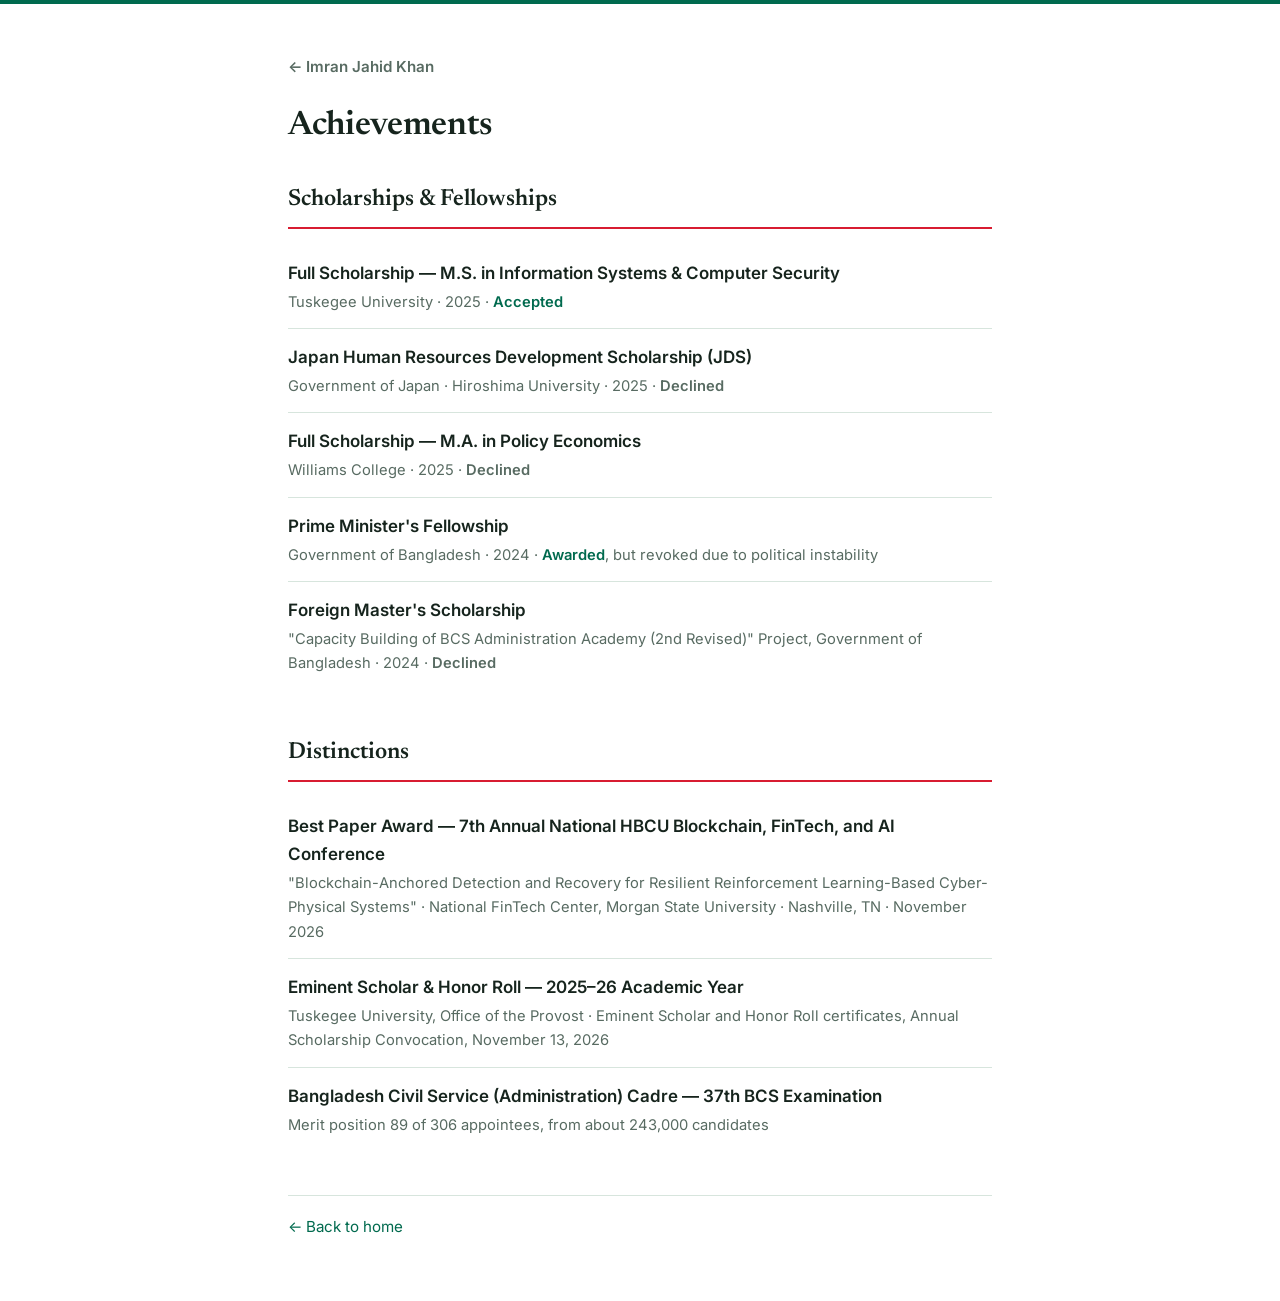
<file: achievements.html>
<!DOCTYPE html>
<html lang="en">

<head>
  <meta charset="UTF-8" />
  <meta name="viewport" content="width=device-width, initial-scale=1.0" />
  <title>Achievements | Imran Jahid Khan (IJK)</title>
  <meta name="description" content="Scholarships, fellowships, and honors awarded to Imran Jahid Khan (IJK), cybersecurity and AI researcher at Tuskegee University." />
  <meta name="author" content="Imran Jahid Khan" />
  <meta name="robots" content="index, follow, max-image-preview:large" />
  <link rel="canonical" href="https://ijk37.com/achievements.html" />
  <meta property="og:title" content="Achievements | Imran Jahid Khan (IJK)" />
  <meta property="og:description" content="Scholarships, fellowships, and honors awarded to Imran Jahid Khan." />
  <meta property="og:type" content="website" />
  <meta property="og:url" content="https://ijk37.com/achievements.html" />
  <meta property="og:site_name" content="Imran Jahid Khan" />
  <meta property="og:image" content="https://ijk37.com/assets/profile.jpg" />
  <meta property="og:image:alt" content="Portrait of Imran Jahid Khan" />
  <link rel="icon" href="assets/favicon.svg?v=20260703b" type="image/svg+xml" />
  <link rel="preconnect" href="https://fonts.googleapis.com" />
  <link rel="preconnect" href="https://fonts.gstatic.com" crossorigin />
  <link
    href="https://fonts.googleapis.com/css2?family=Inter:wght@400;500;600;700&family=Newsreader:opsz,wght@6..72,400;6..72,500;6..72,600&display=swap"
    rel="stylesheet" />
  <link rel="stylesheet" href="assets/style.css" />
</head>

<body>
  <div class="subpage">
    <a class="back-link" href="index.html">&larr; Imran Jahid Khan</a>
    <h1 class="subpage-title">Achievements</h1>

    <section id="awards">
      <h2>Scholarships &amp; Fellowships</h2>
      <ul class="awards">
        <li>
          <span class="award-title">Full Scholarship — M.S. in Information Systems &amp; Computer Security</span>
          <span class="award-org">Tuskegee University · 2025 · <span class="award-status accepted">Accepted</span></span>
        </li>
        <li>
          <span class="award-title">Japan Human Resources Development Scholarship (JDS)</span>
          <span class="award-org">Government of Japan · Hiroshima University · 2025 · <span
              class="award-status">Declined</span></span>
        </li>
        <li>
          <span class="award-title">Full Scholarship — M.A. in Policy Economics</span>
          <span class="award-org">Williams College · 2025 · <span class="award-status">Declined</span></span>
        </li>
        <li>
          <span class="award-title">Prime Minister's Fellowship</span>
          <span class="award-org">Government of Bangladesh · 2024 · <span class="award-status accepted">Awarded</span>,
            but revoked due to political instability</span>
        </li>
        <li>
          <span class="award-title">Foreign Master's Scholarship</span>
          <span class="award-org">"Capacity Building of BCS Administration Academy (2nd Revised)" Project, Government
            of Bangladesh · 2024 · <span class="award-status">Declined</span></span>
        </li>
      </ul>
    </section>

    <section id="distinctions">
      <h2>Distinctions</h2>
      <ul class="awards">
        <li>
          <span class="award-title">Best Paper Award — 7th Annual National HBCU Blockchain, FinTech, and AI
            Conference</span>
          <span class="award-org">"Blockchain-Anchored Detection and Recovery for Resilient Reinforcement
            Learning-Based Cyber-Physical Systems" · National FinTech Center, Morgan State University · Nashville, TN ·
            November 2026</span>
        </li>
        <li>
          <span class="award-title">Eminent Scholar &amp; Honor Roll — 2025&ndash;26 Academic Year</span>
          <span class="award-org">Tuskegee University, Office of the Provost · Eminent Scholar and Honor Roll
            certificates, Annual Scholarship Convocation, November 13, 2026</span>
        </li>
        <li>
          <span class="award-title">Bangladesh Civil Service (Administration) Cadre — 37th BCS Examination</span>
          <span class="award-org">Merit position 89 of 306 appointees, from about 243,000 candidates</span>
        </li>
      </ul>
    </section>

    <p class="subpage-foot"><a href="index.html">&larr; Back to home</a></p>
  </div>
</body>

</html>
</file>
<file: assets/style.css>
/* ===================================================================
   Imran Jahid Khan — academic website
   Plain CSS, no build step. Edit freely.
   =================================================================== */

:root {
  /* Palette inspired by the flag of Bangladesh:
     bottle green (#006A4E) as the primary accent, flag red (#F42A41) as the highlight. */
  --bg: #ffffff;
  --surface: #edf5f0;
  --text: #16241d;
  --text-muted: #586b62;
  --accent: #006a4e;
  --accent-soft: #dceee6;
  --accent-2: #d81c31;
  --accent-2-soft: #fce7ea;
  --border: #d7e5dd;
  --max-width: 1080px;
  --radius: 14px;
}

@media (prefers-color-scheme: dark) {
  :root {
    --bg: #0d1512;
    --surface: #14211b;
    --text: #e6efe9;
    --text-muted: #93a89d;
    --accent: #2fae82;
    --accent-soft: #123027;
    --accent-2: #ff5d6a;
    --accent-2-soft: #35191c;
    --border: #24322b;
  }
}

* { box-sizing: border-box; }

html { scroll-behavior: smooth; }

body {
  margin: 0;
  background: var(--bg);
  color: var(--text);
  font-family: "Inter", system-ui, -apple-system, "Segoe UI", Roboto, sans-serif;
  font-size: 17px;
  line-height: 1.65;
  -webkit-font-smoothing: antialiased;
  border-top: 4px solid var(--accent);
}

a { color: var(--accent); text-decoration: none; }
a:hover { text-decoration: underline; }

.skip-link {
  position: absolute;
  left: -9999px;
  top: 0;
  background: var(--accent);
  color: #fff;
  padding: 8px 14px;
  border-radius: 0 0 8px 0;
  z-index: 10;
}
.skip-link:focus { left: 0; }

/* ---------- Layout ---------- */
.layout {
  max-width: 1340px;
  margin: 0 auto;
  padding: 48px 28px;
  display: grid;
  grid-template-columns: 280px minmax(0, 1fr) 240px;
  gap: 48px;
  align-items: start;
}

/* Right rail — personal feature cards */
.rail {
  position: sticky;
  top: 48px;
  display: flex;
  flex-direction: column;
  gap: 14px;
}
.rail-title {
  font-size: 1.1rem;
  margin: 0;
  padding-bottom: 7px;
  line-height: 1.25;
}

/* ---------- Sidebar ---------- */
.sidebar {
  position: sticky;
  top: 48px;
  text-align: center;
}

.avatar {
  width: 180px;
  height: 180px;
  border-radius: 50%;
  object-fit: cover;
  border: 4px solid var(--accent);
  box-shadow: 0 6px 24px rgba(0, 0, 0, 0.12);
  background: var(--surface);
}

.name {
  font-family: "Newsreader", Georgia, serif;
  font-size: 1.7rem;
  font-weight: 600;
  margin: 20px 0 6px;
  letter-spacing: -0.01em;
}

.tagline {
  margin: 0 0 4px;
  font-weight: 500;
  color: var(--text);
}

.affiliation {
  margin: 0 0 22px;
  font-size: 0.92rem;
  color: var(--text-muted);
}

.links {
  display: flex;
  flex-direction: column;
  gap: 8px;
  align-items: stretch;
}

.links a {
  display: flex;
  align-items: center;
  gap: 10px;
  padding: 9px 14px;
  border: 1px solid var(--border);
  border-radius: 10px;
  color: var(--text);
  font-size: 0.95rem;
  font-weight: 500;
  transition: background 0.15s ease, border-color 0.15s ease, transform 0.1s ease;
}
.links a:hover {
  background: var(--accent-soft);
  border-color: var(--accent);
  text-decoration: none;
  transform: translateY(-1px);
}
.links svg {
  width: 18px;
  height: 18px;
  fill: var(--accent);
  flex-shrink: 0;
}

/* Featured personal links — same size/shape as the others, filled distinct color */
.links a.feature {
  color: #fff;
  font-weight: 600;
  border-color: transparent;
}
.links a.feature svg { fill: #fff; }
.links a.feature.bd { background: var(--accent); }
.links a.feature.usa { background: var(--accent-2); }
.links a.feature:hover {
  color: #fff;
  border-color: transparent;
  filter: brightness(1.08);
  transform: translateY(-1px);
}
.links a.feature.bd:hover { background: var(--accent); }
.links a.feature.usa:hover { background: var(--accent-2); }

/* ---------- Content ---------- */
.content { min-width: 0; }

section { margin-bottom: 44px; }

h2 {
  font-family: "Newsreader", Georgia, serif;
  font-size: 1.45rem;
  font-weight: 600;
  margin: 0 0 16px;
  padding-bottom: 8px;
  border-bottom: 2px solid var(--accent-2);
}

p { margin: 0 0 14px; }

.muted { color: var(--text-muted); font-size: 0.95rem; }

.research-summary {
  margin-bottom: 20px;
  padding: 15px 18px;
  border-left: 4px solid var(--accent-2);
  border-radius: 0 10px 10px 0;
  background: var(--accent-soft);
  font-family: "Newsreader", Georgia, serif;
  font-size: 1.12rem;
  line-height: 1.55;
}

.research-summary > p { margin: 0; }
.research-summary > p + p { margin-top: 1.55em; }

/* Research interests */
.interests {
  list-style: none;
  padding: 0;
  margin: 0;
  display: grid;
  grid-template-columns: repeat(2, 1fr);
  gap: 10px;
}
.interests li {
  padding: 13px 16px;
  background: var(--accent-soft);
  border: 1px solid var(--border);
  border-radius: var(--radius);
  font-size: 0.96rem;
}
.interests span {
  color: var(--text);
  font-weight: 600;
}

/* Contact list */
.contact-list {
  list-style: none;
  padding: 0;
  margin: 0;
  display: grid;
  gap: 8px;
}
.contact-list li {
  padding: 10px 14px;
  background: var(--accent-soft);
  border: 1px solid var(--border);
  border-radius: var(--radius);
}
.contact-list strong { color: var(--text); }
.contact-list a { color: var(--accent-2); }

/* Publications */
.pubs { padding-left: 0; list-style: none; margin: 0; }
.pubs li {
  padding: 16px 0;
  border-bottom: 1px solid var(--border);
  display: flex;
  flex-direction: column;
  gap: 3px;
}
.pubs li:last-child { border-bottom: none; }
.pub-title { font-weight: 600; }
.pub-authors { font-size: 0.93rem; }
.pub-venue { font-size: 0.92rem; color: var(--text-muted); font-style: italic; }
.pub-meta-links { font-size: 0.88rem; margin-top: 4px; }
.pub-group {
  font-size: 0.8rem;
  font-weight: 700;
  letter-spacing: 0.06em;
  text-transform: uppercase;
  color: var(--text-muted);
  margin: 26px 0 2px;
}
.pub-group:first-of-type { margin-top: 6px; }
.pub-status { font-style: normal; font-weight: 600; color: var(--text-muted); }
.pub-status.accepted { color: var(--accent); }

/* Scholarships & Fellowships */
.awards { list-style: none; padding: 0; margin: 0; }
.awards li {
  padding: 14px 0;
  border-bottom: 1px solid var(--border);
  display: flex;
  flex-direction: column;
  gap: 3px;
}
.awards li:last-child { border-bottom: none; }
.award-title { font-weight: 600; }
.award-org { font-size: 0.92rem; color: var(--text-muted); }
.award-status { font-weight: 600; }
.award-status.accepted { color: var(--accent); }

/* Learning resources */
.resource-tabs {
  list-style: none;
  padding: 6px;
  margin: 0;
  display: grid;
  grid-template-columns: repeat(2, minmax(0, 1fr));
  gap: 6px;
  background: var(--surface);
  border: 1px solid var(--border);
  border-radius: 12px;
}
.resource-tabs li { min-width: 0; }
.resource-tabs a {
  --resource-accent: var(--accent);
  display: flex;
  align-items: center;
  justify-content: space-between;
  gap: 12px;
  min-height: 54px;
  padding: 12px 15px;
  background: var(--bg);
  border: 1px solid transparent;
  border-bottom: 4px solid var(--resource-accent);
  border-radius: 8px;
  color: var(--text);
  font-weight: 700;
  font-size: 0.98rem;
  line-height: 1.25;
  transition: border-color 0.15s ease, color 0.15s ease, transform 0.1s ease, box-shadow 0.15s ease, background 0.15s ease;
}
.resource-tabs a::after {
  content: "\2192";
  flex-shrink: 0;
  color: var(--resource-accent);
  font-weight: 800;
}
.resource-tabs a:hover {
  background: color-mix(in srgb, var(--resource-accent) 8%, var(--bg));
  text-decoration: none;
  color: var(--resource-accent);
  border-color: var(--resource-accent);
  transform: translateY(-1px);
  box-shadow: 0 4px 14px color-mix(in srgb, var(--resource-accent) 18%, transparent);
}

/* Learning resource landing pages */
.hub-page {
  max-width: 980px;
}
.hub-intro {
  max-width: 760px;
  margin-bottom: 24px;
  color: var(--text-muted);
}
.topic-grid {
  display: grid;
  grid-template-columns: repeat(2, minmax(0, 1fr));
  gap: 14px;
}
.topic-card {
  --card-accent: var(--accent);
  display: grid;
  grid-template-columns: 44px 1fr;
  gap: 14px;
  min-height: 138px;
  padding: 16px 17px 15px;
  border: 1px solid var(--border);
  border-left: 5px solid var(--card-accent);
  border-radius: var(--radius);
  background: var(--surface);
  color: var(--text);
  transition: border-color 0.15s ease, transform 0.1s ease, box-shadow 0.15s ease;
}
a.topic-card:hover {
  text-decoration: none;
  border-color: var(--card-accent);
  transform: translateY(-1px);
  box-shadow: 0 6px 18px color-mix(in srgb, var(--card-accent) 18%, transparent);
}
.topic-card.is-disabled {
  background: var(--bg);
  color: var(--text-muted);
}
.topic-icon {
  width: 44px;
  height: 44px;
  display: inline-flex;
  align-items: center;
  justify-content: center;
  border-radius: 12px;
  background: color-mix(in srgb, var(--card-accent) 14%, transparent);
  color: var(--card-accent);
  font-size: 0.78rem;
  font-weight: 800;
  line-height: 1;
}
.topic-card.is-disabled .topic-icon {
  background: var(--surface);
  color: var(--text-muted);
}
.topic-title {
  display: block;
  margin-bottom: 4px;
  font-weight: 700;
  line-height: 1.3;
}
.topic-blurb {
  display: block;
  margin-bottom: 10px;
  color: var(--text-muted);
  font-size: 0.92rem;
  line-height: 1.5;
}
.topic-status {
  display: inline-flex;
  align-items: center;
  width: fit-content;
  padding: 2px 8px;
  border-radius: 999px;
  background: color-mix(in srgb, var(--card-accent) 13%, transparent);
  color: var(--card-accent);
  font-size: 0.75rem;
  font-weight: 700;
  line-height: 1.5;
}
.topic-card.is-disabled .topic-status {
  background: var(--surface);
  color: var(--text-muted);
}

/* Stand-alone sub-pages (e.g., Achievements) */
.subpage {
  max-width: 760px;
  margin: 0 auto;
  padding: 48px 28px;
}
.back-link {
  display: inline-block;
  font-weight: 600;
  font-size: 0.95rem;
  color: var(--text-muted);
  margin-bottom: 20px;
}
.back-link:hover { color: var(--accent); text-decoration: none; }
.home-link {
  display: inline-flex;
  align-items: center;
  gap: 7px;
  font-weight: 700;
}
.home-link svg {
  width: 17px;
  height: 17px;
  fill: currentColor;
  flex-shrink: 0;
}
.subpage-title {
  font-family: "Newsreader", Georgia, serif;
  font-size: 2.1rem;
  font-weight: 600;
  margin: 0 0 26px;
  letter-spacing: -0.01em;
}
.subpage-foot {
  margin-top: 32px;
  padding-top: 18px;
  border-top: 1px solid var(--border);
  font-size: 0.95rem;
}
@media (max-width: 760px) {
  .subpage { padding: 32px 20px; }
  .topic-grid { grid-template-columns: 1fr; }
  .topic-card {
    grid-template-columns: 40px 1fr;
    min-height: auto;
    padding: 15px;
  }
  .topic-icon {
    width: 40px;
    height: 40px;
  }
}

/* ---------- Personal / gallery pages (Branding Bangladesh, Life in USA) ---------- */
.media-card {
  padding: 16px 20px;
  background: var(--surface);
  border: 1px solid var(--border);
  border-radius: var(--radius);
  margin-bottom: 22px;
}
.media-card p:last-child { margin-bottom: 0; }
.anthem-player { width: 100%; margin-top: 10px; }

.flag-figure { margin: 0 0 22px; }
.flag-figure img {
  width: 100%;
  max-width: 420px;
  height: auto;
  border: 1px solid var(--border);
  border-radius: 10px;
  box-shadow: 0 6px 20px rgba(0, 0, 0, 0.12);
}
.flag-figure figcaption {
  margin-top: 8px;
  font-size: 0.9rem;
  color: var(--text-muted);
}

.photo-gallery {
  list-style: none;
  padding: 0;
  margin: 0;
  display: grid;
  grid-template-columns: repeat(auto-fill, minmax(210px, 1fr));
  gap: 16px;
}
.photo {
  margin: 0;
  border: 1px solid var(--border);
  border-radius: var(--radius);
  overflow: hidden;
  background: var(--surface);
}
.photo img {
  display: block;
  width: 100%;
  height: 170px;
  object-fit: cover;
}
.photo figcaption {
  padding: 10px 13px;
  font-size: 0.92rem;
  font-weight: 600;
  color: var(--text);
}
.photo figcaption small {
  display: block;
  margin-top: 2px;
  font-weight: 400;
  font-size: 0.82rem;
  color: var(--text-muted);
}
/* Graceful placeholder shown until a real photo is uploaded */
.photo.is-empty img { display: none; }
.photo.is-empty::before {
  content: "Photo coming soon";
  display: flex;
  align-items: center;
  justify-content: center;
  height: 170px;
  background: repeating-linear-gradient(45deg,
      var(--accent-soft), var(--accent-soft) 12px,
      var(--surface) 12px, var(--surface) 24px);
  color: var(--text-muted);
  font-size: 0.85rem;
  font-weight: 600;
}

/* Tabbed activity section */
.tabs {
  display: inline-flex;
  flex-wrap: wrap;
  gap: 4px;
  padding: 5px;
  background: var(--surface);
  border: 1px solid var(--border);
  border-radius: 12px;
  margin-bottom: 14px;
}
.tab {
  appearance: none;
  font-family: "Inter", system-ui, -apple-system, sans-serif;
  font-size: 1.02rem;
  font-weight: 600;
  color: var(--text-muted);
  background: none;
  border: none;
  border-radius: 8px;
  padding: 10px 26px;
  cursor: pointer;
  transition: background 0.15s ease, color 0.15s ease;
}
.tab:hover { color: var(--text); }
.tab.is-active {
  background: var(--accent);
  color: #fff;
  box-shadow: 0 1px 4px rgba(0, 106, 78, 0.35);
}
.tab:focus-visible {
  outline: 2px solid var(--accent);
  outline-offset: 2px;
}

/* Panel container — frames the active tab's content */
.tab-panels {
  border: 1px solid var(--border);
  border-radius: 14px;
  padding: 20px 24px 14px;
  background: var(--bg);
}
.tab-panel[hidden] { display: none; }
.tab-panel { animation: tab-fade 0.22s ease; }
.tab-panel > .pub-group:first-child,
.tab-panel > .news:first-child,
.tab-panel > .awards:first-child { margin-top: 0; }
@keyframes tab-fade {
  from { opacity: 0; transform: translateY(4px); }
  to { opacity: 1; transform: none; }
}

/* News */
.news { list-style: none; padding: 0; margin: 0; }
.news li {
  display: flex;
  gap: 14px;
  padding: 8px 0;
  border-bottom: 1px dashed var(--border);
}
.news li:last-child { border-bottom: none; }
.news time {
  flex-shrink: 0;
  width: 56px;
  font-variant-numeric: tabular-nums;
  font-weight: 600;
  color: var(--accent-2);
}

/* ---------- Accordion (expandable Publications / Conference / News / Archive) ---------- */
details.accordion {
  border: 1px solid var(--border);
  border-radius: 12px;
  background: var(--surface);
  margin-bottom: 10px;
  overflow: hidden;
}
details.accordion > summary {
  list-style: none;
  cursor: pointer;
  display: flex;
  align-items: center;
  justify-content: space-between;
  gap: 12px;
  padding: 13px 18px;
  font-size: 1.05rem;
  font-weight: 600;
  color: var(--text);
  transition: background 0.15s ease, color 0.15s ease;
}
details.accordion > summary::-webkit-details-marker { display: none; }
details.accordion > summary::after {
  content: "\25BE";
  font-size: 0.85em;
  color: var(--accent);
  transition: transform 0.2s ease;
}
details.accordion > summary:hover { color: var(--accent); }
details.accordion[open] > summary {
  background: var(--accent);
  color: #fff;
}
details.accordion[open] > summary:hover { color: #fff; }
details.accordion[open] > summary::after {
  color: #fff;
  transform: rotate(180deg);
}
details.accordion > summary:focus-visible {
  outline: 2px solid var(--accent);
  outline-offset: -2px;
}
.accordion-body {
  padding: 8px 20px 16px;
  animation: acc-open 0.22s ease;
}
.accordion-body > .pub-group:first-child,
.accordion-body > .news:first-child,
.accordion-body > .awards:first-child { margin-top: 0; }
@keyframes acc-open {
  from { opacity: 0; transform: translateY(-4px); }
  to { opacity: 1; transform: none; }
}

/* ---------- Feature cards (Branding Bangladesh / Life in USA) ---------- */
.feature-cards {
  display: grid;
  grid-template-columns: repeat(2, minmax(0, 1fr));
  gap: 14px;
}
.feature-card {
  position: relative;
  overflow: hidden;
  display: flex;
  flex-direction: column;
  justify-content: flex-end;
  gap: 3px;
  min-height: 160px;
  padding: 18px 20px;
  border-radius: var(--radius);
  color: #fff;
  transition: transform 0.12s ease, box-shadow 0.15s ease;
}
.feature-card:hover {
  transform: translateY(-2px);
  box-shadow: 0 12px 28px rgba(0, 0, 0, 0.22);
  text-decoration: none;
}
.feature-card .fc-title {
  position: relative;
  z-index: 1;
  font-family: "Newsreader", Georgia, serif;
  font-size: 1.3rem;
  font-weight: 600;
  line-height: 1.2;
}
.feature-card .fc-sub {
  position: relative;
  z-index: 1;
  font-size: 0.9rem;
  opacity: 0.95;
}
/* Bangladesh — green field with the red sun */
.bd-card { background: linear-gradient(160deg, #007a5a, #00553d); }
.bd-card::before {
  content: "";
  position: absolute;
  top: -22px;
  right: -12px;
  width: 132px;
  height: 132px;
  background: #f42a41;
  border-radius: 50%;
  opacity: 0.92;
}
/* USA — navy with red/white stripes */
.usa-card { background: linear-gradient(160deg, #3c3b6e, #26264d); }
.usa-card::before {
  content: "";
  position: absolute;
  inset: 0;
  background: repeating-linear-gradient(-20deg,
      transparent 0 22px,
      rgba(255, 255, 255, 0.09) 22px 33px,
      rgba(216, 28, 49, 0.22) 33px 44px);
}

/* Footer */
.site-footer {
  margin-top: 48px;
  padding-top: 20px;
  border-top: 1px solid var(--border);
  font-size: 0.85rem;
  color: var(--text-muted);
}

/* ---------- Responsive ---------- */
/* Below 1180px there is no room for a third column — rail drops under the content */
@media (max-width: 1180px) {
  .layout {
    max-width: var(--max-width);
    grid-template-columns: 280px minmax(0, 1fr);
    gap: 56px;
  }
  .rail {
    position: static;
    grid-column: 2;
    flex-direction: row;
    flex-wrap: wrap;
  }
  .rail-title { flex: 0 0 100%; font-size: 1.45rem; }
  .rail .feature-card { flex: 1 1 0; }
}

@media (max-width: 760px) {
  .rail {
    grid-column: 1;
    flex-direction: column;
  }
}

@media (max-width: 760px) {
  .layout {
    grid-template-columns: 1fr;
    gap: 30px;
    padding: 28px 18px;
  }
  .sidebar {
    position: static;
    top: auto;
  }
  .avatar { width: 140px; height: 140px; }
  .name { margin-top: 14px; }
  .affiliation { margin-bottom: 18px; }
  .links {
    flex-flow: row wrap;
    justify-content: center;
  }
  .links a { flex: 1 1 130px; justify-content: center; }
  .interests { grid-template-columns: 1fr; }
  .resource-tabs { grid-template-columns: 1fr; }
  .feature-cards { grid-template-columns: 1fr; }
  section { margin-bottom: 36px; }
  .tabs { display: flex; width: 100%; }
  .tab { flex: 1 1 0; padding: 9px 8px; font-size: 0.9rem; }
  .tab-panels { padding: 16px 16px 10px; }
  .news li { display: block; padding: 11px 0; }
  .news time { display: block; width: auto; margin-bottom: 2px; }
  .research-summary { font-size: 1.06rem; padding: 13px 15px; }
  body { font-size: 16px; }
}

@media (prefers-reduced-motion: reduce) {
  html { scroll-behavior: auto; }
  .tab-panel { animation: none; }
  .accordion-body { animation: none; }
  .links a { transition: none; }
}
</file>
